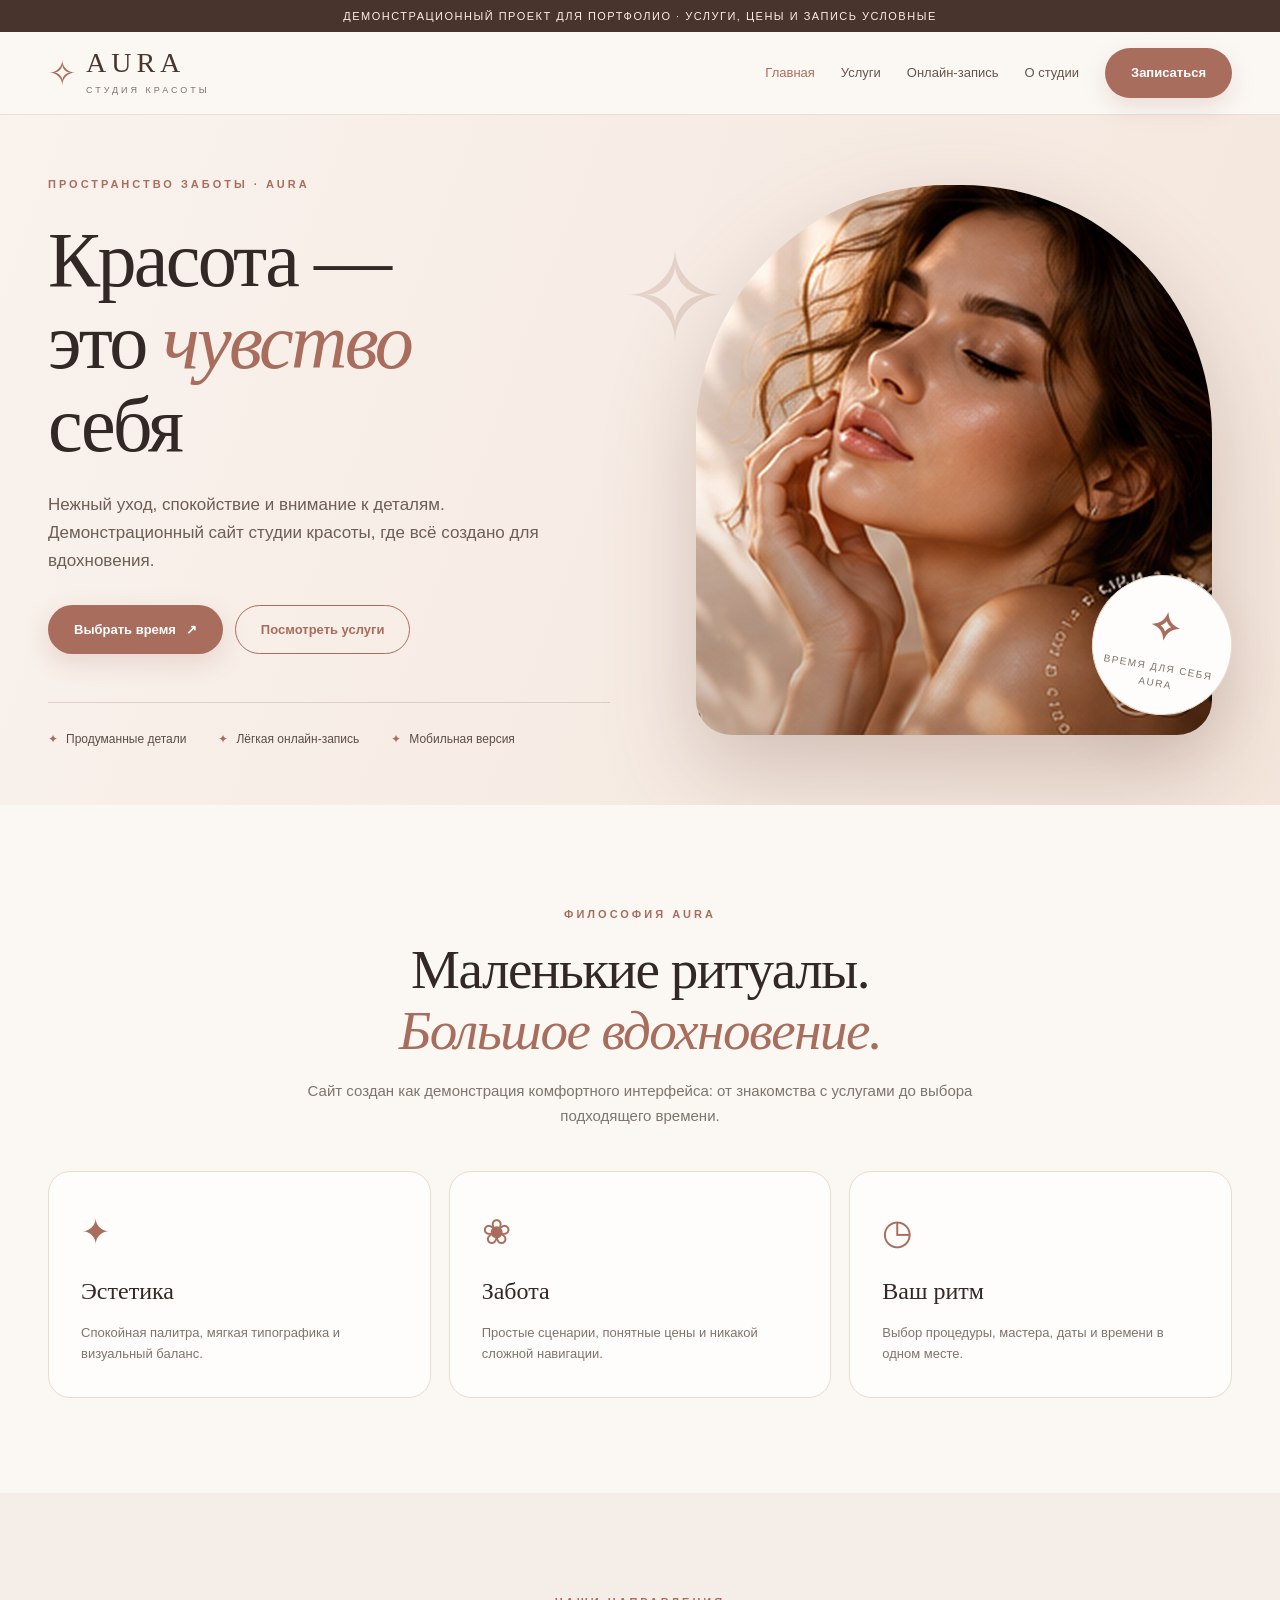
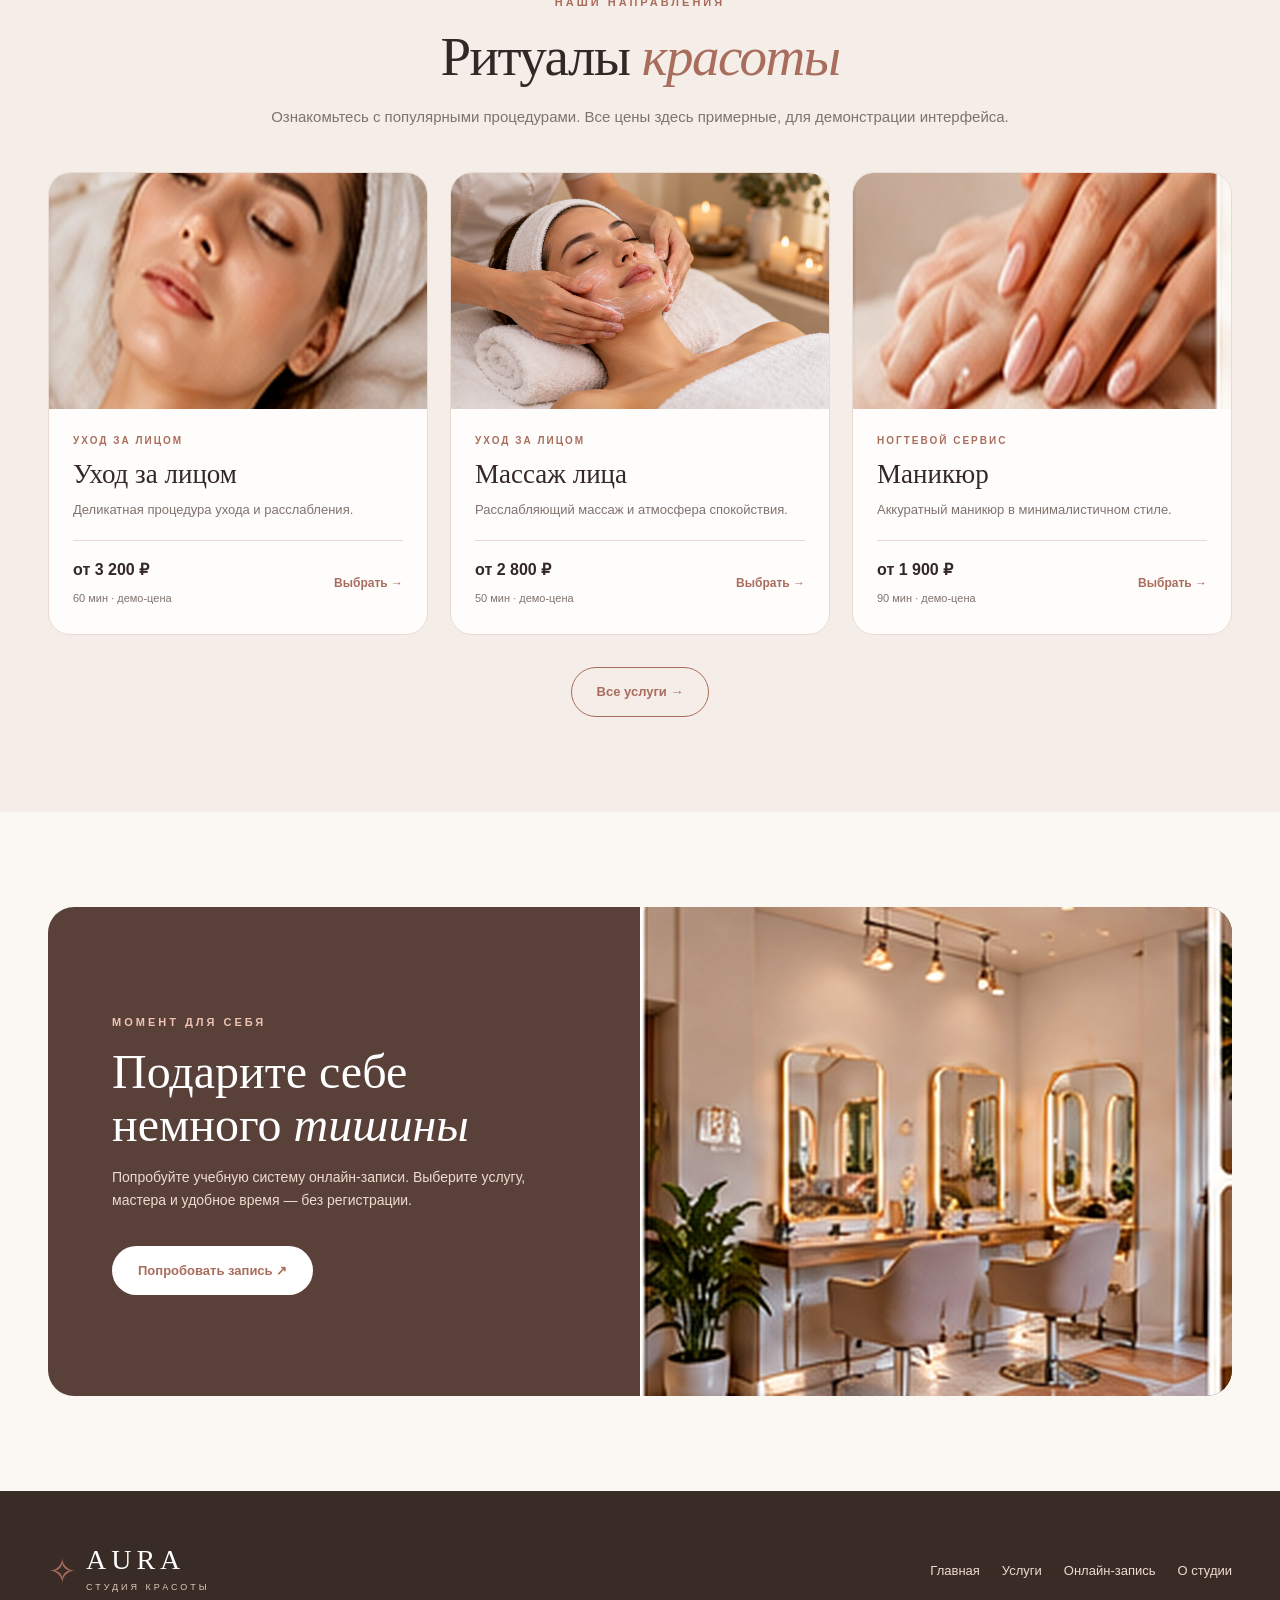
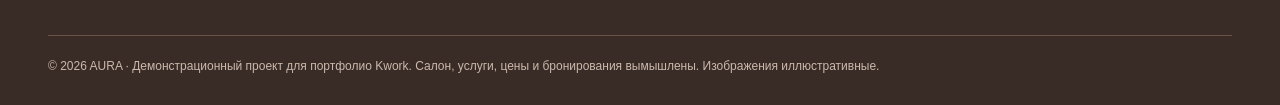
<file: index.html>
<!doctype html>
<html lang="ru"><head><meta charset="utf-8"><meta name="viewport" content="width=device-width, initial-scale=1"><meta name="theme-color" content="#fbf8f4"><title>Главная — AURA</title><meta name="description" content="Демонстрационный сайт AURA: адаптивный дизайн, услуги и онлайн-запись."><link rel="stylesheet" href="style.css"></head>
<body><div class="demo-strip">Демонстрационный проект для портфолио · Услуги, цены и запись условные</div>
<header class="header"><div class="container nav-wrap"><a href="index.html" class="logo" aria-label="AURA — главная"><span class="logo-mark">✧</span><span><span class="logo-main">AURA</span><span class="logo-small">студия красоты</span></span></a><nav class="nav-links" aria-label="Навигация"><a class="active" href="index.html">Главная</a><a class="" href="services.html">Услуги</a><a class="" href="booking.html">Онлайн-запись</a><a class="" href="about.html">О студии</a><a class="btn btn-primary" href="booking.html">Записаться</a></nav><button class="burger" id="burger" aria-label="Открыть меню" aria-expanded="false" aria-controls="mobileNav">☰</button></div><nav class="mobile-nav" id="mobileNav" aria-label="Мобильная навигация"><a class="active" href="index.html">Главная</a><a class="" href="services.html">Услуги</a><a class="" href="booking.html">Онлайн-запись</a><a class="" href="about.html">О студии</a><a class="btn btn-primary" href="booking.html">Записаться</a></nav></header>
<main><section class="hero"><div class="container hero-grid"><div class="hero-copy fade-in"><span class="eyebrow">Пространство заботы · AURA</span><h1 class="display">Красота —<br>это <em>чувство</em><br>себя</h1><p class="lead">Нежный уход, спокойствие и внимание к деталям. Демонстрационный сайт студии красоты, где всё создано для вдохновения.</p><div class="actions"><a href="booking.html" class="btn btn-primary">Выбрать время <span>↗</span></a><a href="services.html" class="btn btn-outline">Посмотреть услуги</a></div><div class="hero-points"><span>Продуманные детали</span><span>Лёгкая онлайн-запись</span><span>Мобильная версия</span></div></div><div class="hero-visual"><span class="hero-flower">✧</span><div class="portrait"><img src="assets/hero.jpg" alt="Иллюстрация красоты и заботы — AURA"></div><div class="circle-seal"><b>✧</b><span>Время для себя<br>AURA</span></div></div></div></section>
<section class="section"><div class="container"><div class="section-head"><span class="eyebrow">Философия AURA</span><h2 class="section-title">Маленькие ритуалы.<br><em>Большое вдохновение.</em></h2><p class="section-desc">Сайт создан как демонстрация комфортного интерфейса: от знакомства с услугами до выбора подходящего времени.</p></div><div class="value-grid"><article class="value-item"><span class="value-icon">✦</span><h3>Эстетика</h3><p>Спокойная палитра, мягкая типографика и визуальный баланс.</p></article><article class="value-item"><span class="value-icon">❀</span><h3>Забота</h3><p>Простые сценарии, понятные цены и никакой сложной навигации.</p></article><article class="value-item"><span class="value-icon">◷</span><h3>Ваш ритм</h3><p>Выбор процедуры, мастера, даты и времени в одном месте.</p></article></div></div></section>
<section class="section section-soft"><div class="container"><div class="section-head"><span class="eyebrow">Наши направления</span><h2 class="section-title">Ритуалы <em>красоты</em></h2><p class="section-desc">Ознакомьтесь с популярными процедурами. Все цены здесь примерные, для демонстрации интерфейса.</p></div><div class="service-grid" id="homeServices"></div><div style="text-align:center;margin-top:32px"><a href="services.html" class="btn btn-outline">Все услуги →</a></div></div></section>
<section class="section"><div class="container"><div class="wide-cta"><div class="wide-cta-copy"><span class="eyebrow">Момент для себя</span><h2>Подарите себе<br>немного <em>тишины</em></h2><p>Попробуйте учебную систему онлайн-записи. Выберите услугу, мастера и удобное время — без регистрации.</p><a href="booking.html" class="btn btn-light">Попробовать запись ↗</a></div><img src="assets/interior.jpg" alt="Иллюстрация светлого интерьера студии"></div></div></section></main>
<footer class="footer"><div class="container"><div class="footer-grid"><a class="logo" href="index.html"><span class="logo-mark">✧</span><span><span class="logo-main">AURA</span><span class="logo-small">студия красоты</span></span></a><nav class="footer-links" aria-label="Навигация в подвале"><a class="active" href="index.html">Главная</a><a class="" href="services.html">Услуги</a><a class="" href="booking.html">Онлайн-запись</a><a class="" href="about.html">О студии</a></nav></div><div class="footer-note">© 2026 AURA · Демонстрационный проект для портфолио Kwork. Салон, услуги, цены и бронирования вымышлены. Изображения иллюстративные.</div></div></footer><script src="app.js" defer></script></body></html>
</file>
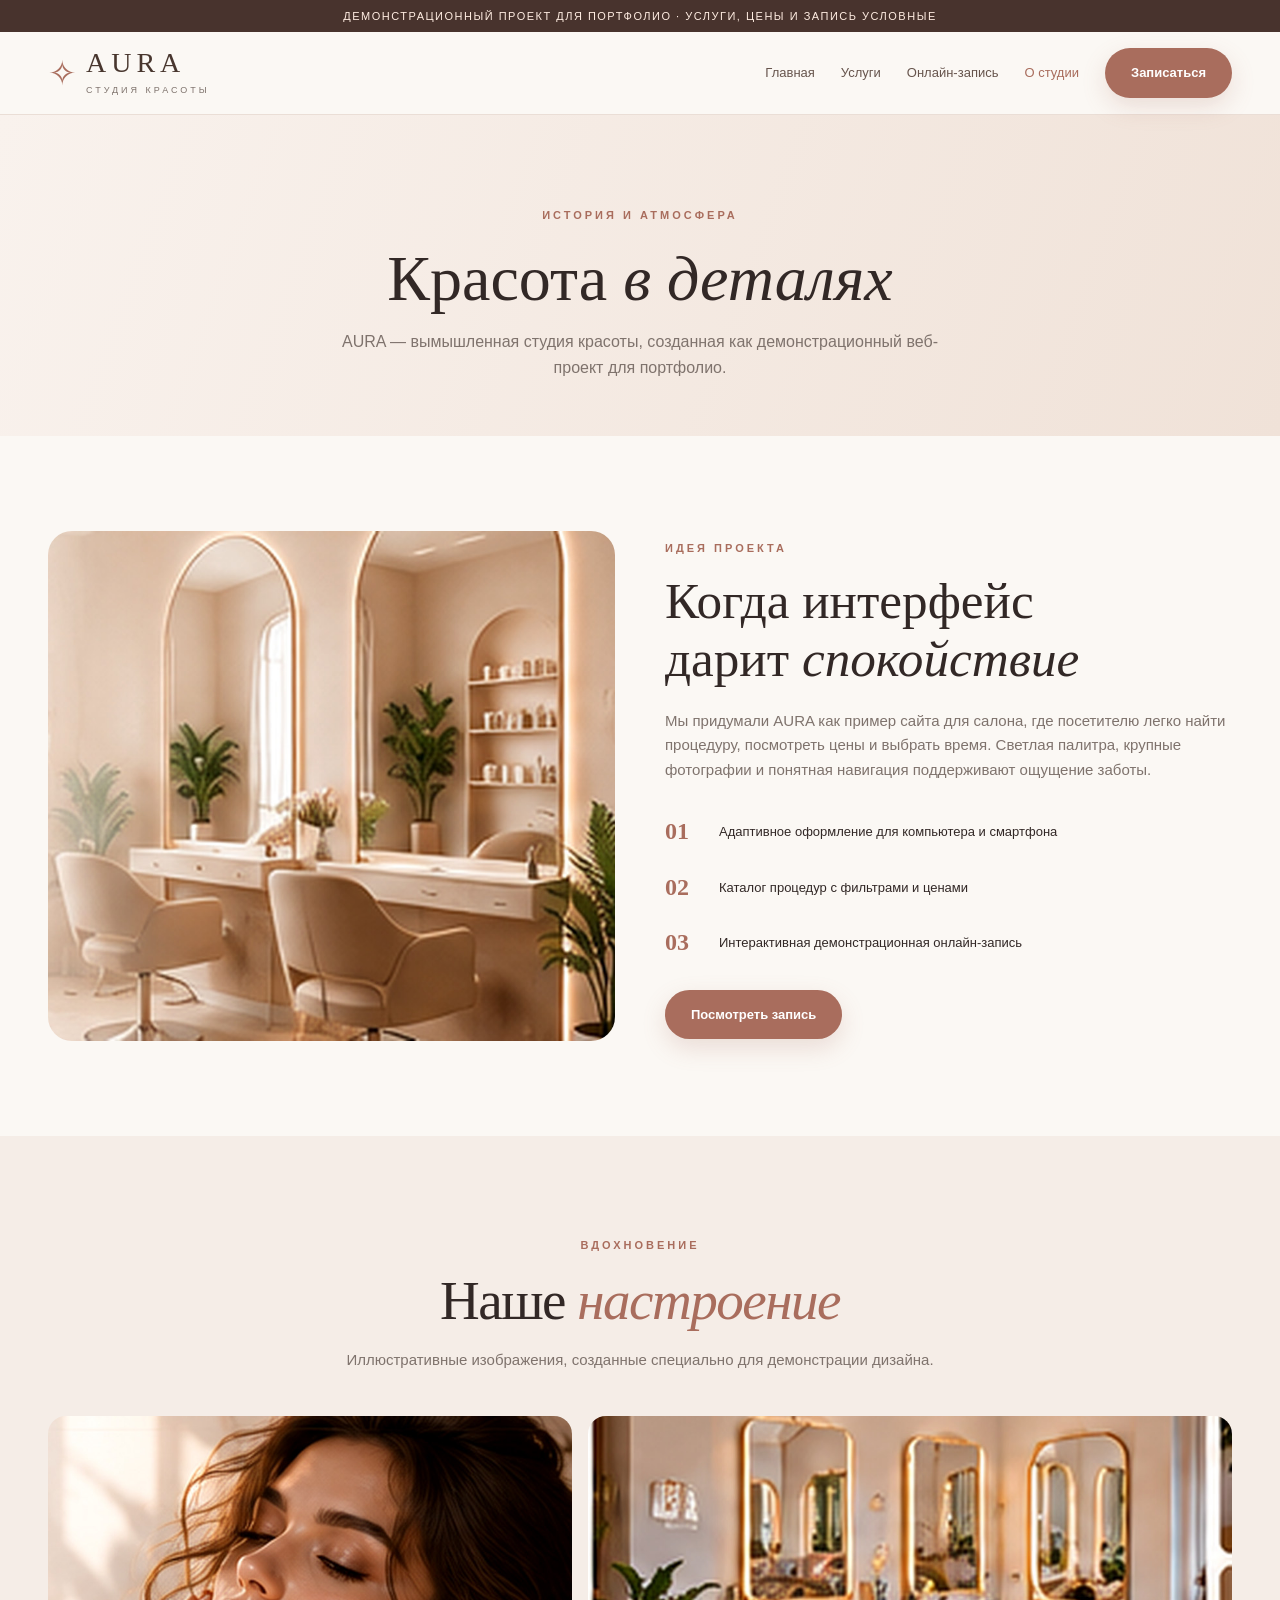
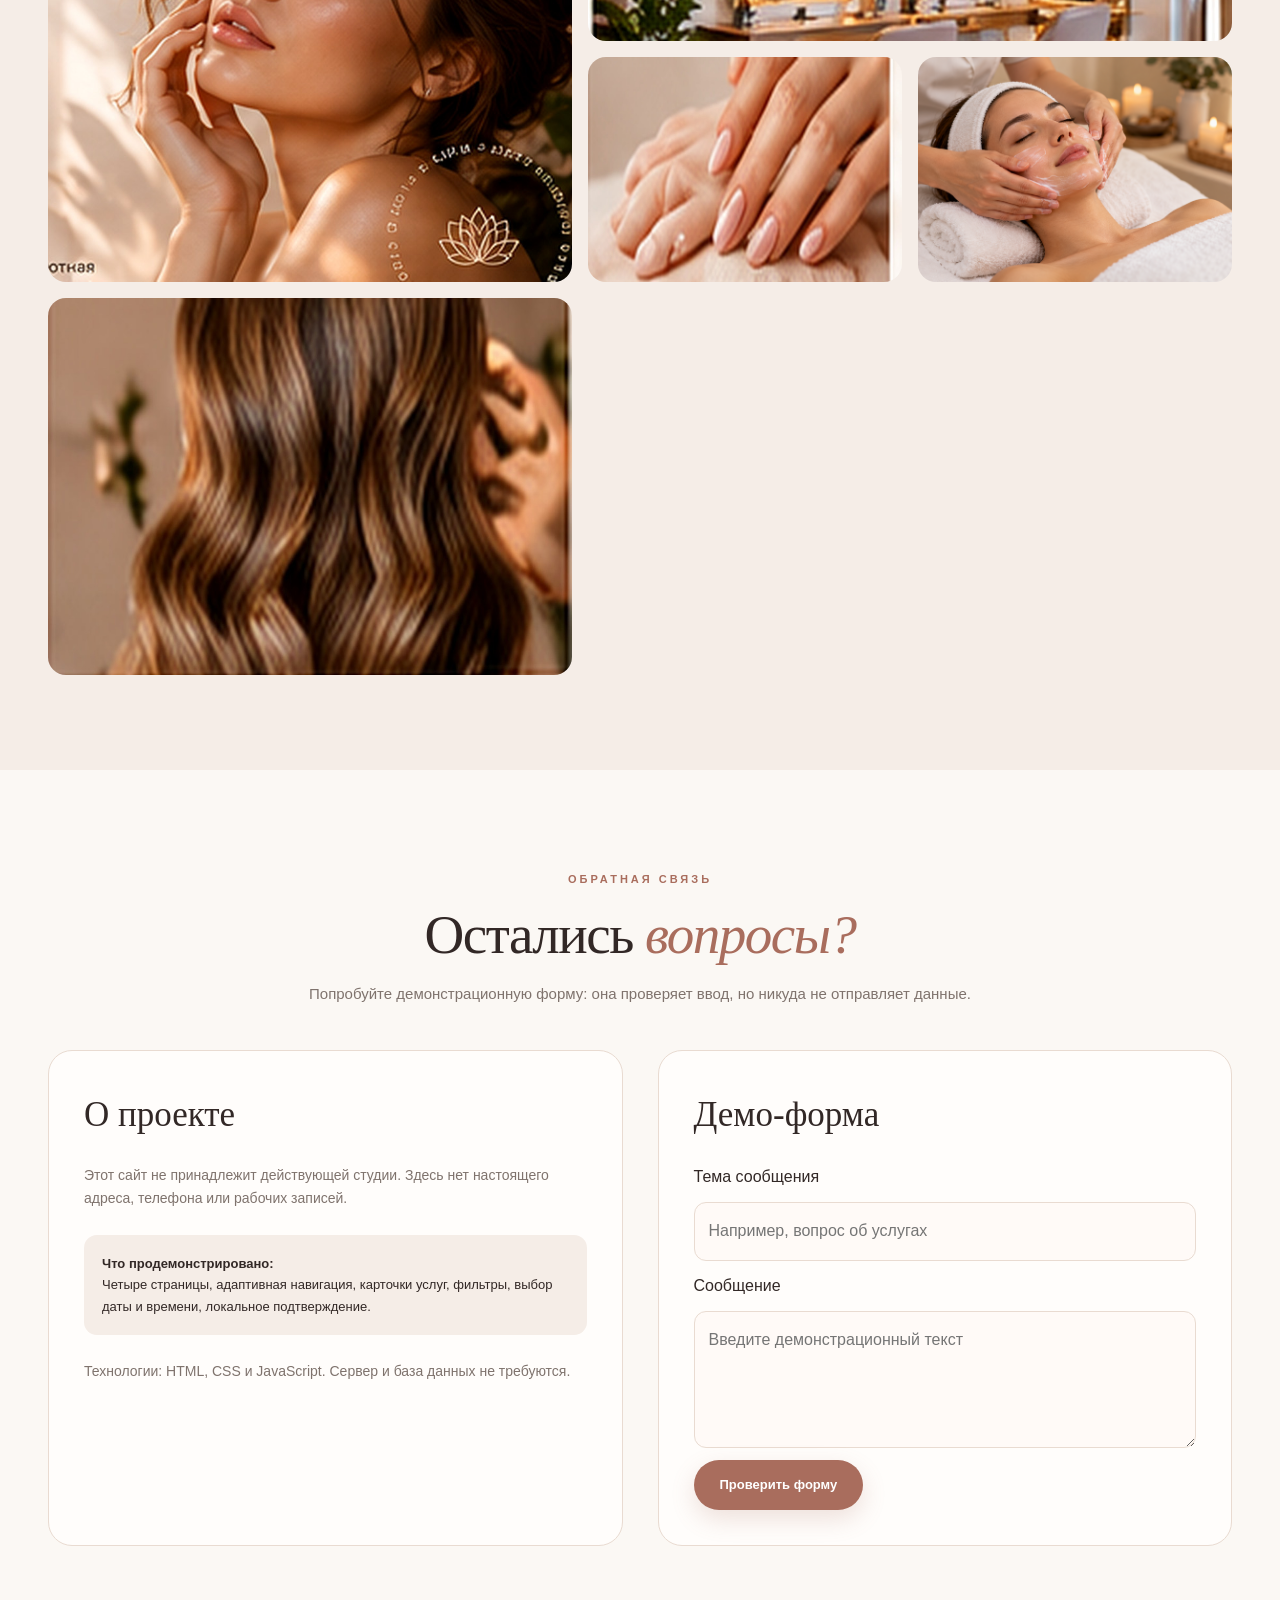
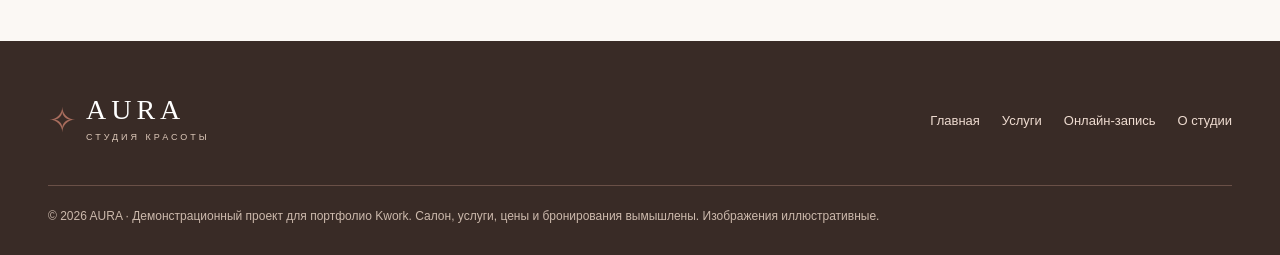
<file: about.html>
<!doctype html>
<html lang="ru"><head><meta charset="utf-8"><meta name="viewport" content="width=device-width, initial-scale=1"><meta name="theme-color" content="#fbf8f4"><title>О проекте и контакты — AURA</title><meta name="description" content="Демонстрационный сайт AURA: адаптивный дизайн, услуги и онлайн-запись."><link rel="stylesheet" href="style.css"></head>
<body><div class="demo-strip">Демонстрационный проект для портфолио · Услуги, цены и запись условные</div>
<header class="header"><div class="container nav-wrap"><a href="index.html" class="logo" aria-label="AURA — главная"><span class="logo-mark">✧</span><span><span class="logo-main">AURA</span><span class="logo-small">студия красоты</span></span></a><nav class="nav-links" aria-label="Навигация"><a class="" href="index.html">Главная</a><a class="" href="services.html">Услуги</a><a class="" href="booking.html">Онлайн-запись</a><a class="active" href="about.html">О студии</a><a class="btn btn-primary" href="booking.html">Записаться</a></nav><button class="burger" id="burger" aria-label="Открыть меню" aria-expanded="false" aria-controls="mobileNav">☰</button></div><nav class="mobile-nav" id="mobileNav" aria-label="Мобильная навигация"><a class="" href="index.html">Главная</a><a class="" href="services.html">Услуги</a><a class="" href="booking.html">Онлайн-запись</a><a class="active" href="about.html">О студии</a><a class="btn btn-primary" href="booking.html">Записаться</a></nav></header>
<main><section class="page-hero"><div class="container"><span class="eyebrow">История и атмосфера</span><h1>Красота <em>в деталях</em></h1><p>AURA — вымышленная студия красоты, созданная как демонстрационный веб-проект для портфолио.</p></div></section><section class="section"><div class="container about-grid"><img src="assets/studio.jpg" alt="Иллюстрация уютного интерьера салона красоты"><div><span class="eyebrow">Идея проекта</span><h2>Когда интерфейс<br>дарит <em>спокойствие</em></h2><p>Мы придумали AURA как пример сайта для салона, где посетителю легко найти процедуру, посмотреть цены и выбрать время. Светлая палитра, крупные фотографии и понятная навигация поддерживают ощущение заботы.</p><div class="about-list"><div><b>01</b><span>Адаптивное оформление для компьютера и смартфона</span></div><div><b>02</b><span>Каталог процедур с фильтрами и ценами</span></div><div><b>03</b><span>Интерактивная демонстрационная онлайн-запись</span></div></div><a href="booking.html" class="btn btn-primary" style="margin-top:27px">Посмотреть запись</a></div></div></section><section class="section section-soft"><div class="container"><div class="section-head"><span class="eyebrow">Вдохновение</span><h2 class="section-title">Наше <em>настроение</em></h2><p class="section-desc">Иллюстративные изображения, созданные специально для демонстрации дизайна.</p></div><div class="gallery-grid"><img src="assets/hero.jpg" alt="Бьюти-образ"><img src="assets/interior.jpg" alt="Интерьер салона"><img src="assets/nails.jpg" alt="Маникюр"><img src="assets/massage.jpg" alt="SPA-процедура"><img src="assets/hair.jpg" alt="Укладка волос"></div></div></section><section class="section"><div class="container"><div class="section-head"><span class="eyebrow">Обратная связь</span><h2 class="section-title">Остались <em>вопросы?</em></h2><p class="section-desc">Попробуйте демонстрационную форму: она проверяет ввод, но никуда не отправляет данные.</p></div><div class="contact-grid"><div class="contact-panel"><h2>О проекте</h2><p>Этот сайт не принадлежит действующей студии. Здесь нет настоящего адреса, телефона или рабочих записей.</p><div class="contact-demo"><strong>Что продемонстрировано:</strong><br>Четыре страницы, адаптивная навигация, карточки услуг, фильтры, выбор даты и времени, локальное подтверждение.</div><p>Технологии: HTML, CSS и JavaScript. Сервер и база данных не требуются.</p></div><div class="contact-panel"><h2>Демо-форма</h2><form id="contactForm" class="contact-form"><label for="contactTopic">Тема сообщения</label><input class="field" id="contactTopic" required placeholder="Например, вопрос об услугах" maxlength="80"><label for="contactMessage">Сообщение</label><textarea class="field" id="contactMessage" required rows="4" placeholder="Введите демонстрационный текст"></textarea><button class="btn btn-primary" type="submit">Проверить форму</button><div id="contactNote" class="notice" role="status" aria-live="polite"></div></form></div></div></div></section></main>
<footer class="footer"><div class="container"><div class="footer-grid"><a class="logo" href="index.html"><span class="logo-mark">✧</span><span><span class="logo-main">AURA</span><span class="logo-small">студия красоты</span></span></a><nav class="footer-links" aria-label="Навигация в подвале"><a class="" href="index.html">Главная</a><a class="" href="services.html">Услуги</a><a class="" href="booking.html">Онлайн-запись</a><a class="active" href="about.html">О студии</a></nav></div><div class="footer-note">© 2026 AURA · Демонстрационный проект для портфолио Kwork. Салон, услуги, цены и бронирования вымышлены. Изображения иллюстративные.</div></div></footer><script src="app.js" defer></script></body></html>
</file>
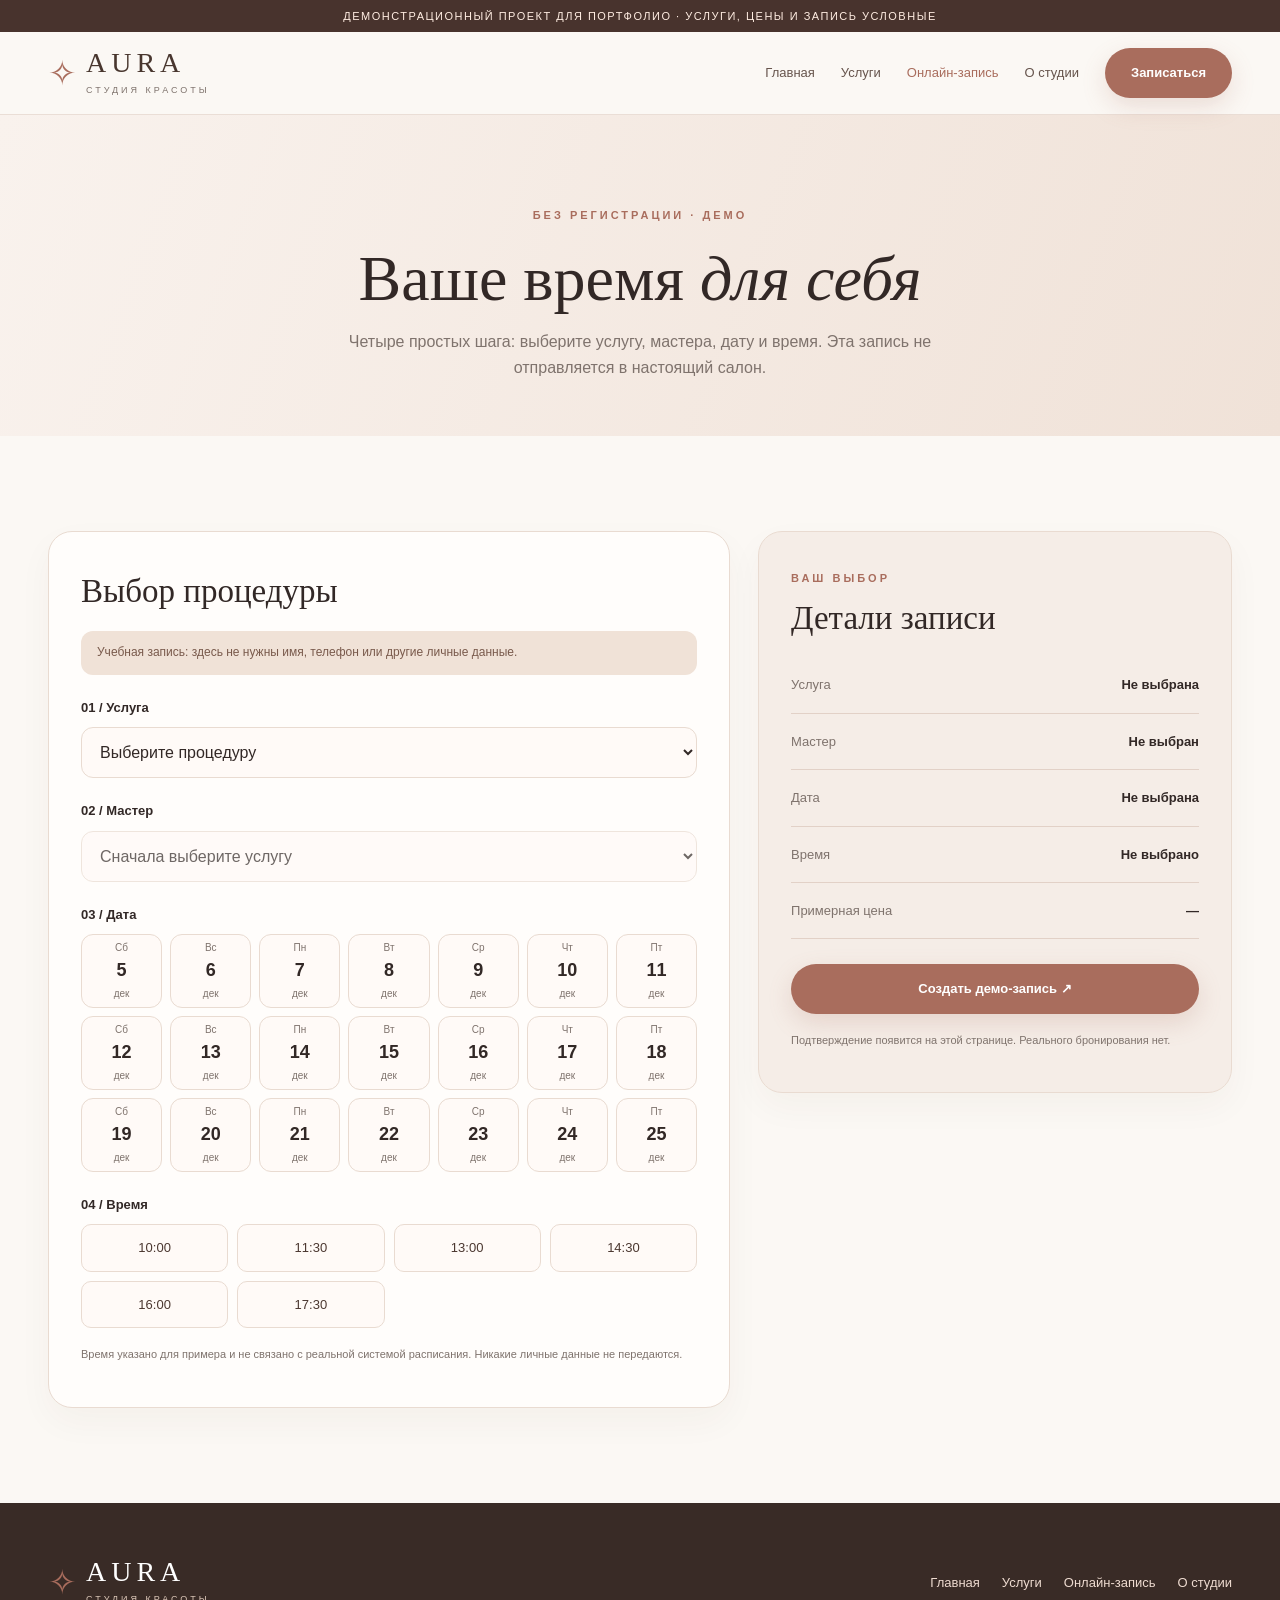
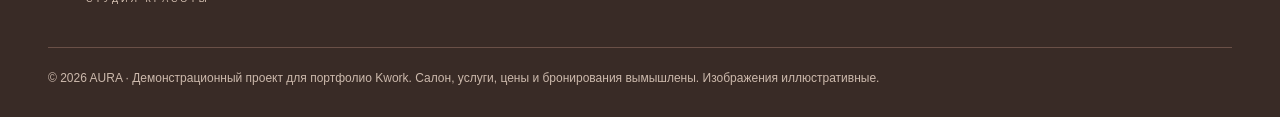
<file: booking.html>
<!doctype html>
<html lang="ru"><head><meta charset="utf-8"><meta name="viewport" content="width=device-width, initial-scale=1"><meta name="theme-color" content="#fbf8f4"><title>Демо-запись — AURA</title><meta name="description" content="Демонстрационный сайт AURA: адаптивный дизайн, услуги и онлайн-запись."><link rel="stylesheet" href="style.css"></head>
<body><div class="demo-strip">Демонстрационный проект для портфолио · Услуги, цены и запись условные</div>
<header class="header"><div class="container nav-wrap"><a href="index.html" class="logo" aria-label="AURA — главная"><span class="logo-mark">✧</span><span><span class="logo-main">AURA</span><span class="logo-small">студия красоты</span></span></a><nav class="nav-links" aria-label="Навигация"><a class="" href="index.html">Главная</a><a class="" href="services.html">Услуги</a><a class="active" href="booking.html">Онлайн-запись</a><a class="" href="about.html">О студии</a><a class="btn btn-primary" href="booking.html">Записаться</a></nav><button class="burger" id="burger" aria-label="Открыть меню" aria-expanded="false" aria-controls="mobileNav">☰</button></div><nav class="mobile-nav" id="mobileNav" aria-label="Мобильная навигация"><a class="" href="index.html">Главная</a><a class="" href="services.html">Услуги</a><a class="active" href="booking.html">Онлайн-запись</a><a class="" href="about.html">О студии</a><a class="btn btn-primary" href="booking.html">Записаться</a></nav></header>
<main><section class="page-hero"><div class="container"><span class="eyebrow">Без регистрации · Демо</span><h1>Ваше время <em>для себя</em></h1><p>Четыре простых шага: выберите услугу, мастера, дату и время. Эта запись не отправляется в настоящий салон.</p></div></section><section class="section"><div class="container booking-wrap"><form id="bookingForm" class="booking-panel"><h2>Выбор процедуры</h2><div class="demo-hint">Учебная запись: здесь не нужны имя, телефон или другие личные данные.</div><label class="field-label" for="bookService">01 / Услуга</label><select class="field" id="bookService" required></select><label class="field-label" for="bookMaster">02 / Мастер</label><select class="field" id="bookMaster" disabled required><option value="">Сначала выберите услугу</option></select><span class="field-label">03 / Дата</span><div class="day-grid" id="dayGrid" aria-label="Доступные демонстрационные даты"></div><span class="field-label">04 / Время</span><div class="time-grid" id="timeGrid" aria-label="Демонстрационные часы"></div><p class="fineprint">Время указано для примера и не связано с реальной системой расписания. Никакие личные данные не передаются.</p></form><aside class="booking-summary"><span class="eyebrow">Ваш выбор</span><h2>Детали записи</h2><div class="summary-row"><span>Услуга</span><b id="sumService">—</b></div><div class="summary-row"><span>Мастер</span><b id="sumMaster">—</b></div><div class="summary-row"><span>Дата</span><b id="sumDate">—</b></div><div class="summary-row"><span>Время</span><b id="sumTime">—</b></div><div class="summary-row"><span>Примерная цена</span><b id="sumPrice">—</b></div><button type="submit" form="bookingForm" class="btn btn-primary">Создать демо-запись ↗</button><p class="fineprint">Подтверждение появится на этой странице. Реального бронирования нет.</p><div id="bookNotice" class="notice" role="status" aria-live="polite"></div></aside></div></section></main>
<footer class="footer"><div class="container"><div class="footer-grid"><a class="logo" href="index.html"><span class="logo-mark">✧</span><span><span class="logo-main">AURA</span><span class="logo-small">студия красоты</span></span></a><nav class="footer-links" aria-label="Навигация в подвале"><a class="" href="index.html">Главная</a><a class="" href="services.html">Услуги</a><a class="active" href="booking.html">Онлайн-запись</a><a class="" href="about.html">О студии</a></nav></div><div class="footer-note">© 2026 AURA · Демонстрационный проект для портфолио Kwork. Салон, услуги, цены и бронирования вымышлены. Изображения иллюстративные.</div></div></footer><script src="app.js" defer></script></body></html>
</file>
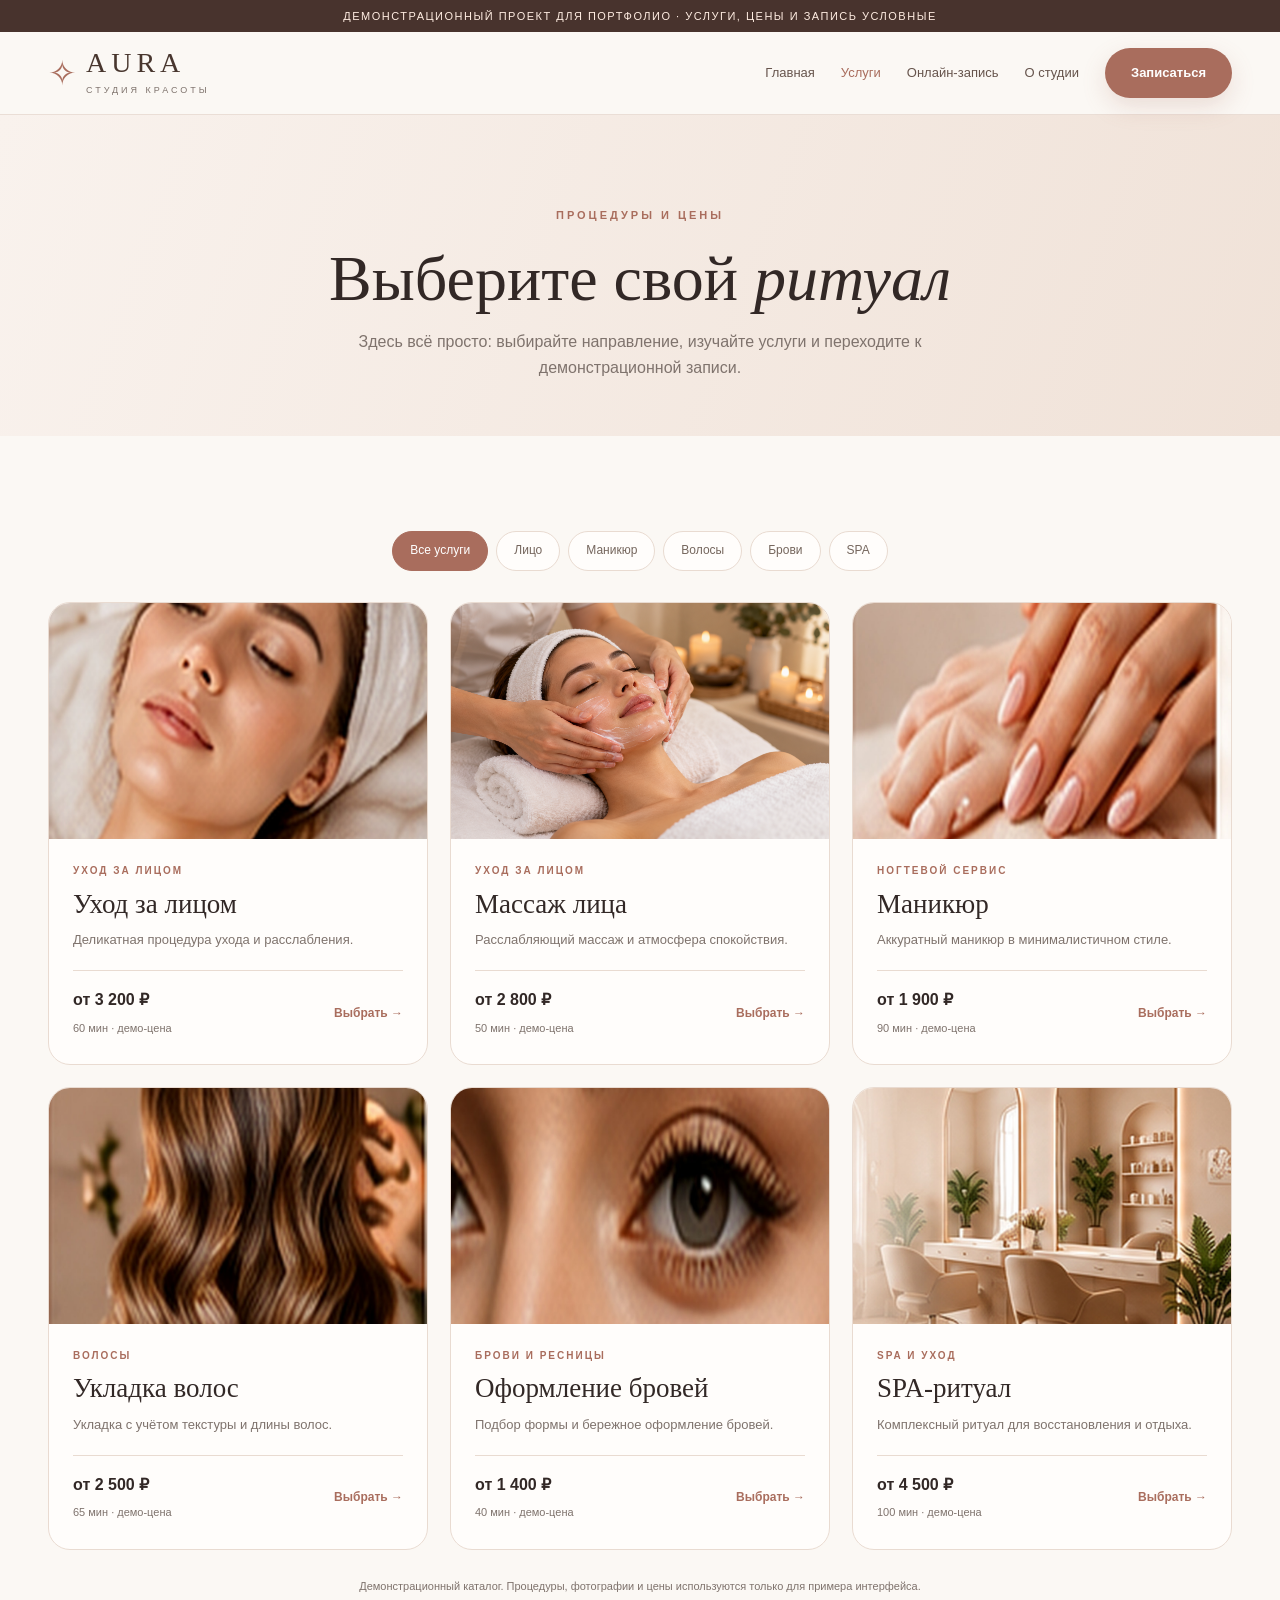
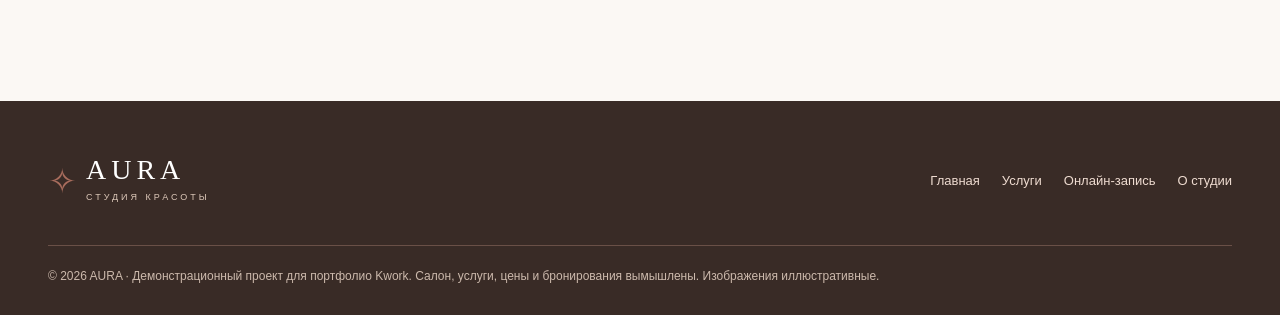
<file: services.html>
<!doctype html>
<html lang="ru"><head><meta charset="utf-8"><meta name="viewport" content="width=device-width, initial-scale=1"><meta name="theme-color" content="#fbf8f4"><title>Услуги и цены — AURA</title><meta name="description" content="Демонстрационный сайт AURA: адаптивный дизайн, услуги и онлайн-запись."><link rel="stylesheet" href="style.css"></head>
<body><div class="demo-strip">Демонстрационный проект для портфолио · Услуги, цены и запись условные</div>
<header class="header"><div class="container nav-wrap"><a href="index.html" class="logo" aria-label="AURA — главная"><span class="logo-mark">✧</span><span><span class="logo-main">AURA</span><span class="logo-small">студия красоты</span></span></a><nav class="nav-links" aria-label="Навигация"><a class="" href="index.html">Главная</a><a class="active" href="services.html">Услуги</a><a class="" href="booking.html">Онлайн-запись</a><a class="" href="about.html">О студии</a><a class="btn btn-primary" href="booking.html">Записаться</a></nav><button class="burger" id="burger" aria-label="Открыть меню" aria-expanded="false" aria-controls="mobileNav">☰</button></div><nav class="mobile-nav" id="mobileNav" aria-label="Мобильная навигация"><a class="" href="index.html">Главная</a><a class="active" href="services.html">Услуги</a><a class="" href="booking.html">Онлайн-запись</a><a class="" href="about.html">О студии</a><a class="btn btn-primary" href="booking.html">Записаться</a></nav></header>
<main><section class="page-hero"><div class="container"><span class="eyebrow">Процедуры и цены</span><h1>Выберите свой <em>ритуал</em></h1><p>Здесь всё просто: выбирайте направление, изучайте услуги и переходите к демонстрационной записи.</p></div></section><section class="section"><div class="container"><div class="pills" aria-label="Фильтр услуг"><button class="pill active" data-service-filter="all">Все услуги</button><button class="pill" data-service-filter="face">Лицо</button><button class="pill" data-service-filter="nails">Маникюр</button><button class="pill" data-service-filter="hair">Волосы</button><button class="pill" data-service-filter="brow">Брови</button><button class="pill" data-service-filter="spa">SPA</button></div><div class="service-grid" id="serviceGrid"></div><p class="fineprint" style="text-align:center;margin-top:28px">Демонстрационный каталог. Процедуры, фотографии и цены используются только для примера интерфейса.</p></div></section></main>
<footer class="footer"><div class="container"><div class="footer-grid"><a class="logo" href="index.html"><span class="logo-mark">✧</span><span><span class="logo-main">AURA</span><span class="logo-small">студия красоты</span></span></a><nav class="footer-links" aria-label="Навигация в подвале"><a class="" href="index.html">Главная</a><a class="active" href="services.html">Услуги</a><a class="" href="booking.html">Онлайн-запись</a><a class="" href="about.html">О студии</a></nav></div><div class="footer-note">© 2026 AURA · Демонстрационный проект для портфолио Kwork. Салон, услуги, цены и бронирования вымышлены. Изображения иллюстративные.</div></div></footer><script src="app.js" defer></script></body></html>
</file>
<file: style.css>
:root{--paper:#fbf8f4;--paper2:#f5ede7;--white:#fffdfb;--ink:#322826;--muted:#7f736d;--line:#e9dbd1;--rose:#a96d5d;--rose2:#c3907f;--rose3:#edd4c6;--accent:#837968;--shadow:0 24px 60px rgba(75,46,36,.10);--r:22px}
*{box-sizing:border-box}html{scroll-behavior:smooth}body{margin:0;background:var(--paper);color:var(--ink);font-family:Arial,'Segoe UI',sans-serif;line-height:1.65}a{color:inherit;text-decoration:none}button,input,textarea,select{font:inherit}button{cursor:pointer}img{max-width:100%;display:block}.container{max-width:1240px;margin:auto;padding:0 28px}.demo-strip{background:#48332d;color:#ffede2;text-align:center;padding:7px 20px;font-size:11px;letter-spacing:1.5px;text-transform:uppercase}.header{position:sticky;top:0;z-index:50;background:rgba(251,248,244,.96);backdrop-filter:blur(15px);border-bottom:1px solid #eaded6}.nav-wrap{height:82px;display:flex;align-items:center;justify-content:space-between;gap:20px}.logo{display:flex;align-items:center;gap:10px;color:#48362e;white-space:nowrap}.logo-mark{font-size:34px;line-height:1;color:var(--rose)}.logo-main{font-family:Georgia,serif;font-size:28px;letter-spacing:5px;display:block;line-height:1}.logo-small{display:block;font-size:9px;letter-spacing:3px;text-transform:uppercase;margin-top:6px;color:var(--muted)}.nav-links{display:flex;align-items:center;gap:26px}.nav-links a:not(.btn){font-size:13px;color:#67554d;transition:color .2s}.nav-links a.active,.nav-links a:hover{color:var(--rose)}.btn{display:inline-flex;justify-content:center;align-items:center;gap:10px;border:1px solid transparent;border-radius:50px;padding:13px 25px;font-size:13px;font-weight:700;background:transparent;transition:transform .2s,background .2s,border .2s;white-space:nowrap}.btn:hover{transform:translateY(-2px)}.btn-primary{color:white;background:var(--rose);box-shadow:0 9px 24px rgba(169,109,93,.20)}.btn-primary:hover{background:#945748}.btn-outline{border-color:var(--rose);color:var(--rose)}.btn-outline:hover{background:var(--rose3)}.btn-light{background:white;color:var(--rose)}.burger{display:none;border:1px solid var(--line);background:var(--white);border-radius:12px;width:45px;height:45px;font-size:25px;color:var(--ink)}.mobile-nav{display:none;background:var(--white);border-top:1px solid var(--line);padding:16px 26px}.mobile-nav.open{display:flex;flex-direction:column;gap:6px}.mobile-nav a{padding:12px;border-radius:10px;font-size:14px}.mobile-nav a:hover,.mobile-nav a.active{background:var(--paper2);color:var(--rose)}
.eyebrow{text-transform:uppercase;letter-spacing:3px;font-size:11px;color:var(--rose);font-weight:700}.display,h1,h2,h3,.serif{font-family:Georgia,'Times New Roman',serif;font-weight:400}.display{font-size:clamp(48px,6.1vw,90px);line-height:1.06;letter-spacing:-2.7px;margin:22px 0 24px}.display em,.section-title em{color:var(--rose);font-style:italic}.lead{font-size:17px;color:#6d5e56;max-width:500px}.hero{background:linear-gradient(110deg,#f9f2ed 0%,#f4e6dc 100%);overflow:hidden}.hero-grid{min-height:660px;display:grid;grid-template-columns:1fr 1.02fr;gap:48px;align-items:center;padding-top:55px;padding-bottom:55px}.hero-copy{position:relative;z-index:2}.actions{display:flex;gap:12px;flex-wrap:wrap;margin-top:30px}.hero-points{display:flex;gap:32px;flex-wrap:wrap;border-top:1px solid rgba(140,104,92,.23);padding-top:27px;margin-top:48px;font-size:12px;color:#5c4e46}.hero-points span:before{content:'✦';color:var(--rose);margin-right:8px}.hero-visual{min-height:550px;position:relative}.portrait{position:absolute;inset:0 20px 0 38px;border-radius:250px 250px 35px 35px;overflow:hidden;box-shadow:0 35px 90px rgba(104,63,47,.25)}.portrait img{height:100%;width:100%;object-fit:cover;object-position:center top;filter:saturate(.90)}.portrait:after{content:'';position:absolute;inset:0;background:linear-gradient(0deg,rgba(66,42,34,.26),transparent 48%)}.circle-seal{position:absolute;right:0;bottom:20px;background:var(--white);border:1px solid var(--line);border-radius:100%;width:140px;height:140px;display:flex;flex-direction:column;align-items:center;justify-content:center;transform:rotate(10deg);box-shadow:var(--shadow);text-align:center}.circle-seal b{font-family:Georgia,serif;font-size:38px;color:var(--rose)}.circle-seal span{font-size:10px;letter-spacing:1.5px;text-transform:uppercase;color:var(--muted)}.hero-flower{position:absolute;font-size:124px;left:-35px;top:10px;color:rgba(165,117,101,.22);z-index:1}
.section{padding:95px 0}.section-soft{background:var(--paper2)}.section-head{text-align:center;max-width:740px;margin:0 auto 43px}.section-title{font-size:clamp(37px,4.3vw,59px);line-height:1.12;margin:12px 0 17px;letter-spacing:-1.5px}.section-desc{font-size:15px;color:var(--muted)}.value-grid{display:grid;grid-template-columns:repeat(3,1fr);gap:18px}.value-item{background:var(--white);padding:32px;border:1px solid var(--line);border-radius:var(--r)}.value-icon{font-family:Georgia,serif;font-size:35px;color:var(--rose)}.value-item h3{font-size:24px;margin:10px 0}.value-item p{font-size:13px;color:var(--muted);margin:0}.service-grid{display:grid;grid-template-columns:repeat(3,1fr);gap:22px}.service-card{background:var(--white);overflow:hidden;border:1px solid var(--line);border-radius:var(--r);transition:transform .2s,box-shadow .2s;display:flex;flex-direction:column}.service-card:hover{transform:translateY(-5px);box-shadow:var(--shadow)}.service-card img{width:100%;height:236px;object-fit:cover;object-position:center}.service-card-body{padding:24px;display:flex;flex:1;flex-direction:column}.service-type{text-transform:uppercase;letter-spacing:2px;font-size:10px;color:var(--rose);font-weight:700}.service-card h3{font-size:27px;line-height:1.15;margin:9px 0}.service-card p{font-size:13px;color:var(--muted);margin:0 0 20px}.service-card-foot{border-top:1px solid var(--line);padding-top:16px;display:flex;align-items:center;justify-content:space-between;gap:12px;margin-top:auto}.service-card-foot strong{font-size:16px}.service-card-foot span{font-size:11px;color:var(--muted)}.text-link{font-size:12px;font-weight:700;color:var(--rose)}.pills{display:flex;gap:8px;flex-wrap:wrap;justify-content:center;margin-bottom:31px}.pill{padding:9px 17px;border-radius:50px;background:var(--white);border:1px solid var(--line);color:#75665d;font-size:12px}.pill.active,.pill:hover{color:white;background:var(--rose);border-color:var(--rose)}.wide-cta{display:grid;grid-template-columns:1fr 1fr;background:#594039;color:#fff;border-radius:26px;overflow:hidden;min-height:390px}.wide-cta-copy{padding:64px;align-self:center}.wide-cta-copy h2{font-size:48px;line-height:1.1;margin:12px 0}.wide-cta-copy p{color:#eedbd0;font-size:14px;max-width:430px}.wide-cta img{width:100%;height:100%;object-fit:cover}.wide-cta .eyebrow{color:#edc3b3}.wide-cta .btn{margin-top:20px}
.page-hero{padding:86px 0 55px;background:linear-gradient(110deg,#f9f2ed,#f0e2d8);text-align:center}.page-hero h1{font-size:clamp(44px,5vw,68px);margin:16px 0;line-height:1.08}.page-hero p{margin:0 auto;max-width:620px;color:var(--muted)}.sub-nav{display:flex;gap:10px;flex-wrap:wrap;justify-content:center;margin:36px auto 0}.gallery-grid{display:grid;grid-template-columns:1.25fr .75fr .75fr;grid-template-rows:225px 225px;gap:16px}.gallery-grid img{width:100%;height:100%;object-fit:cover;border-radius:18px}.gallery-grid img:first-child{grid-row:span 2}.gallery-grid img:nth-child(2){grid-column:span 2}
.booking-wrap{display:grid;grid-template-columns:1.18fr .82fr;gap:28px;align-items:start}.booking-panel,.booking-summary{background:var(--white);border:1px solid var(--line);border-radius:24px;padding:32px;box-shadow:0 14px 35px rgba(67,44,32,.04)}.booking-panel h2,.booking-summary h2{font-size:33px;margin:0 0 12px}.field-label{font-size:13px;font-weight:700;display:block;margin:22px 0 9px}.field{width:100%;background:#fffaf7;border:1px solid var(--line);border-radius:12px;padding:15px 14px;color:var(--ink)}.field:focus{border-color:var(--rose);outline:2px solid #eed8ce}.day-grid{display:grid;grid-template-columns:repeat(7,1fr);gap:8px}.day-btn{border:1px solid var(--line);border-radius:12px;background:#fffaf7;min-height:74px;display:flex;flex-direction:column;align-items:center;justify-content:center;color:var(--ink)}.day-btn small{font-size:10px;color:var(--muted)}.day-btn b{font-size:18px}.day-btn.active,.time-btn.active{background:var(--rose);color:white;border-color:var(--rose)}.day-btn.active small{color:#f9dfd4}.time-grid{display:grid;grid-template-columns:repeat(4,1fr);gap:9px}.time-btn{border:1px solid var(--line);padding:12px 8px;border-radius:10px;background:#fffaf7;color:#4b3730;font-size:13px}.time-btn:hover,.day-btn:hover{border-color:var(--rose)}.booking-summary{position:sticky;top:120px;background:var(--paper2)}.summary-row{display:flex;justify-content:space-between;gap:25px;border-bottom:1px solid #e2d1c7;padding:17px 0;font-size:13px}.summary-row span{color:var(--muted)}.summary-row b{text-align:right}.booking-summary .btn{width:100%;margin-top:25px}.fineprint{font-size:11px;color:var(--muted);line-height:1.6;margin-top:18px}.notice{display:none;margin-top:20px;background:#f2e5d7;border:1px solid #dcbfae;padding:18px;border-radius:12px;color:#6d493d;font-size:13px}.notice.visible{display:block}.demo-hint{background:#f0e2d7;padding:12px 16px;border-radius:12px;font-size:12px;color:#795a4c;margin-bottom:20px}
.about-grid{display:grid;grid-template-columns:1fr 1fr;gap:50px;align-items:center}.about-grid>img{border-radius:24px;width:100%;height:510px;object-fit:cover}.about-grid h2{font-size:clamp(37px,4vw,53px);line-height:1.13;margin:12px 0 21px}.about-grid p{color:var(--muted);font-size:15px}.about-list{display:grid;gap:16px;margin-top:29px}.about-list div{display:flex;gap:14px;align-items:center}.about-list b{font-family:Georgia,serif;font-size:24px;color:var(--rose);width:40px}.about-list span{font-size:13px}.contact-grid{display:grid;grid-template-columns:1fr 1fr;gap:35px}.contact-panel{border-radius:24px;border:1px solid var(--line);background:var(--white);padding:35px}.contact-panel h2{font-size:35px;margin:0 0 20px}.contact-panel p{color:var(--muted);font-size:14px}.contact-demo{background:var(--paper2);padding:18px;border-radius:13px;margin:25px 0;font-size:13px}.contact-form{display:grid;gap:12px}.contact-form .btn{justify-self:start}.footer{background:#392b26;color:#f6e5db;padding:55px 0 28px}.footer-grid{display:flex;justify-content:space-between;gap:30px;flex-wrap:wrap}.footer .logo{color:#fff}.footer .logo-small{color:#ddc8b9}.footer-links{display:flex;gap:22px;flex-wrap:wrap;align-items:center;font-size:13px;color:#eedbd0}.footer-note{border-top:1px solid #6a5047;margin-top:40px;padding-top:21px;font-size:12px;color:#ccb9ac}.fade-in{animation:fade .65s ease both}@keyframes fade{from{opacity:0;transform:translateY(12px)}to{opacity:1;transform:translateY(0)}}
@media(max-width:920px){.nav-links{display:none}.burger{display:block}.nav-wrap{height:70px}.hero-grid{grid-template-columns:1fr 1fr;gap:15px;min-height:560px}.portrait{inset:20px 10px 10px 20px}.hero-visual{min-height:450px}.value-grid,.service-grid{grid-template-columns:repeat(2,1fr)}.booking-wrap{grid-template-columns:1fr}.booking-summary{position:static}.wide-cta-copy{padding:38px}.about-grid{gap:25px}}
@media(max-width:650px){.container{padding:0 18px}.demo-strip{font-size:9px;letter-spacing:1px}.logo-main{font-size:23px}.logo-mark{font-size:30px}.hero-grid{grid-template-columns:1fr;padding-top:55px;padding-bottom:38px;min-height:unset}.hero-visual{min-height:390px;max-width:470px;width:100%;margin:15px auto 0}.portrait{inset:0 26px 10px 15px}.circle-seal{width:105px;height:105px;right:0;bottom:0}.circle-seal b{font-size:29px}.display{font-size:54px}.hero-points{gap:15px;margin-top:30px}.section{padding:62px 0}.section-title{font-size:39px}.value-grid,.service-grid{grid-template-columns:1fr}.wide-cta{grid-template-columns:1fr}.wide-cta-copy{padding:35px 25px}.wide-cta-copy h2{font-size:40px}.wide-cta img{max-height:270px;min-height:220px}.page-hero{padding:60px 0 40px}.page-hero h1{font-size:46px}.gallery-grid{grid-template-columns:1fr 1fr;grid-template-rows:auto}.gallery-grid img{height:165px}.gallery-grid img:first-child{grid-row:auto;grid-column:span 2;height:250px}.gallery-grid img:nth-child(2){grid-column:span 2;height:180px}.booking-panel,.booking-summary{padding:22px 18px}.day-grid{gap:5px}.day-btn{min-height:62px}.day-btn b{font-size:15px}.day-btn small{font-size:9px}.time-grid{grid-template-columns:repeat(3,1fr)}.about-grid,.contact-grid{grid-template-columns:1fr}.about-grid>img{height:360px;grid-row:1}.footer-grid{display:grid}.footer-links{gap:15px}}
</file>
